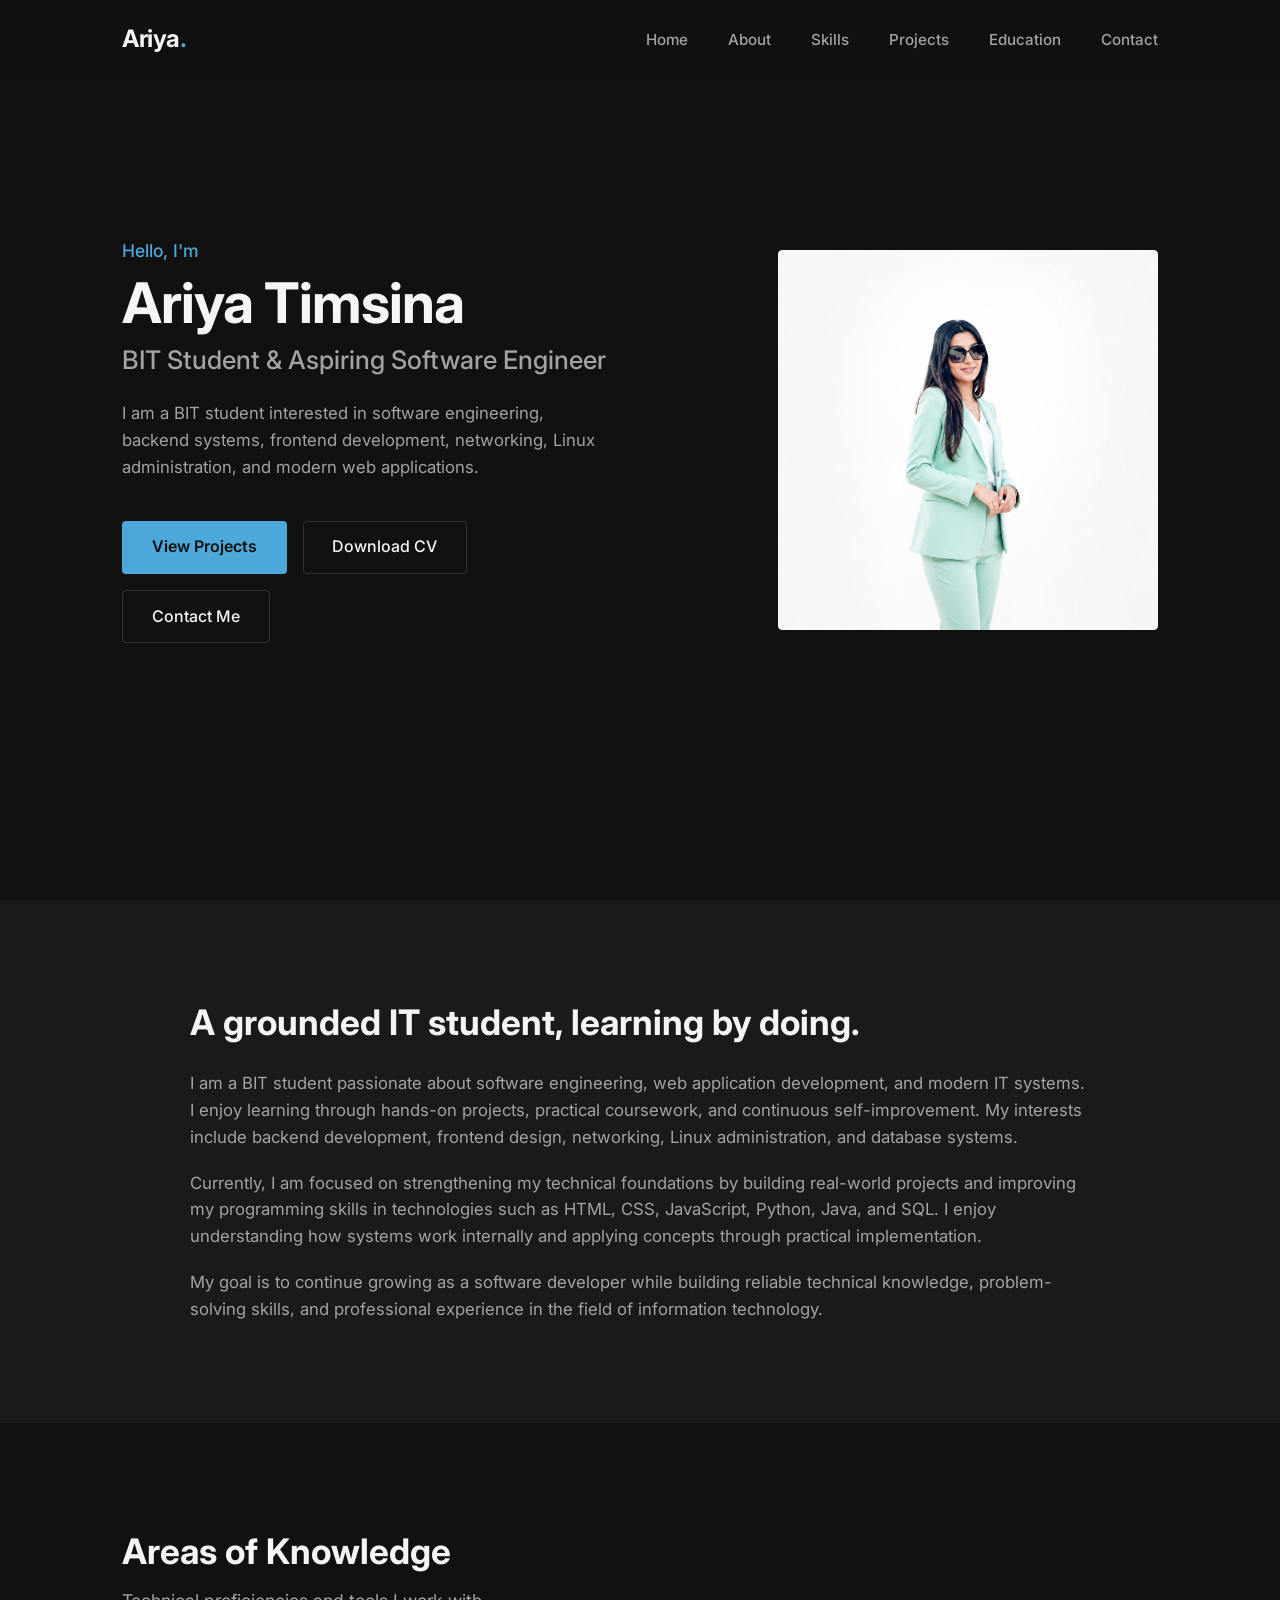
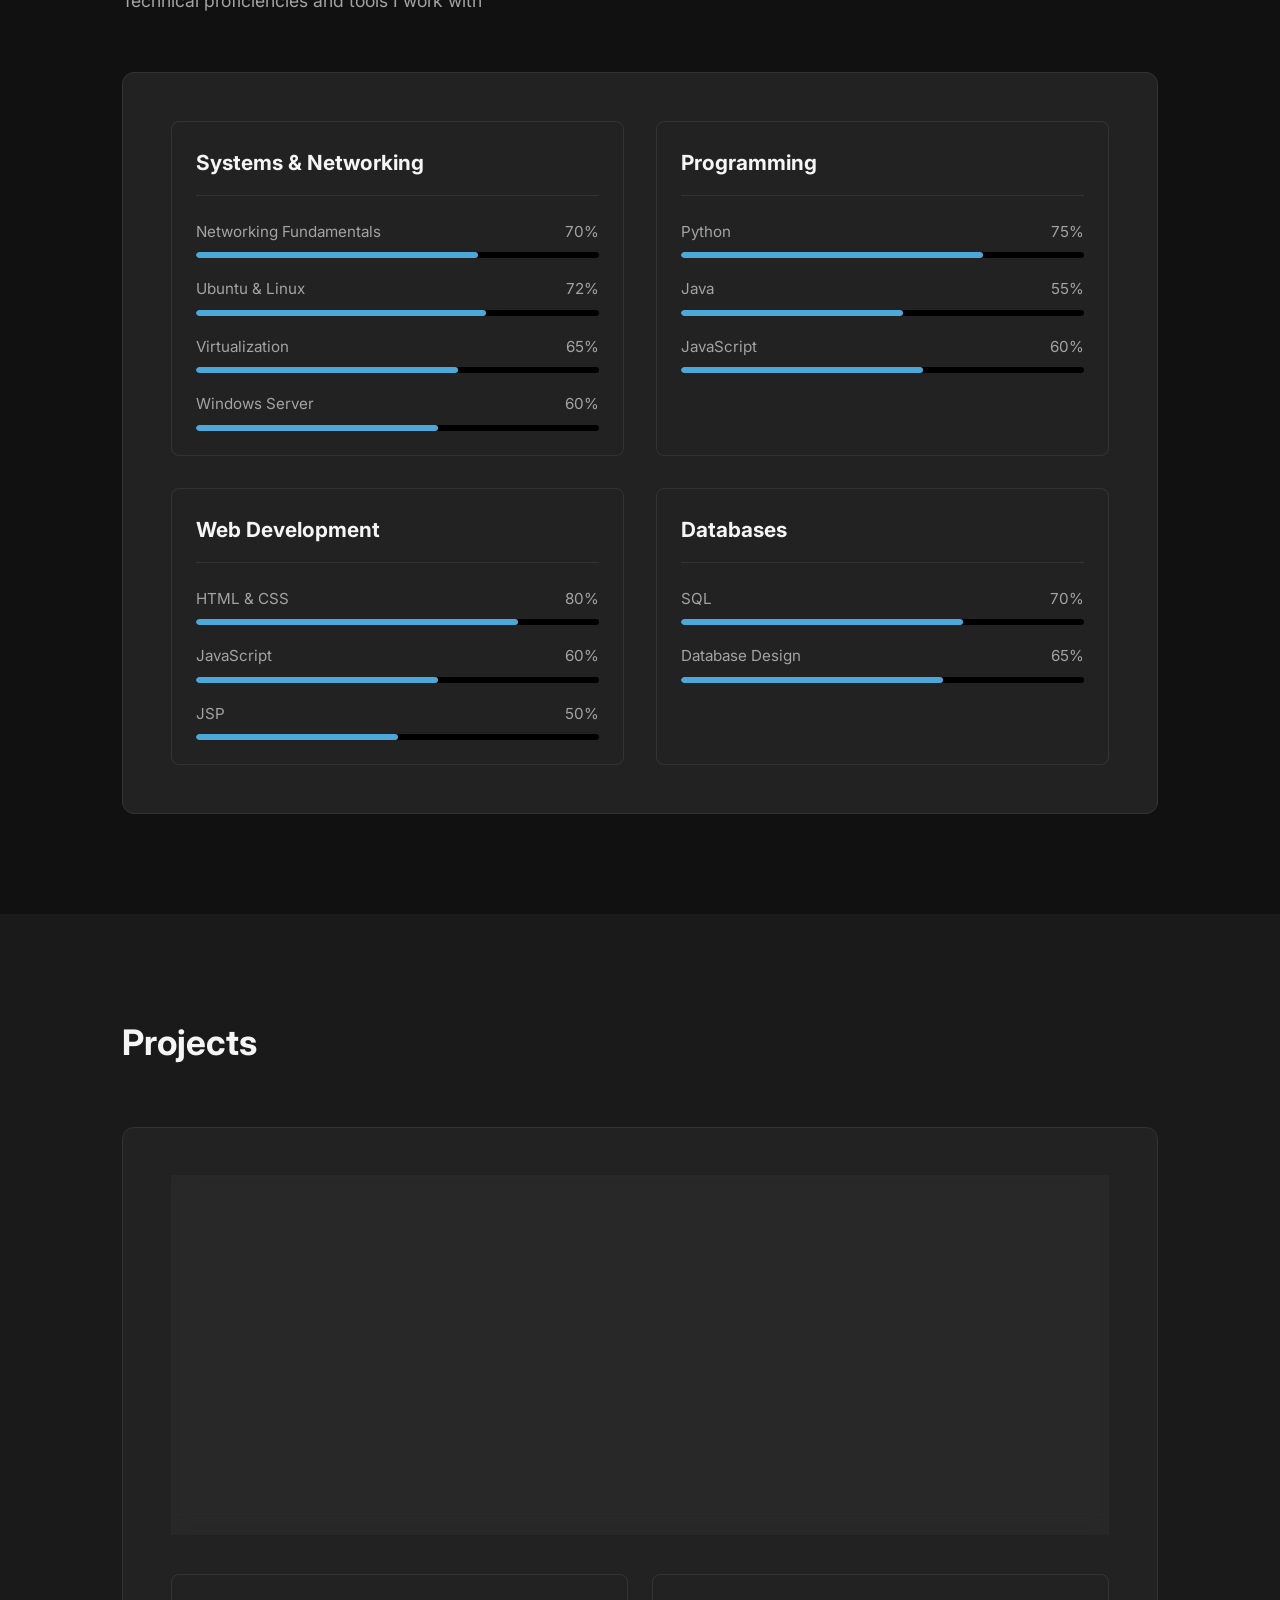
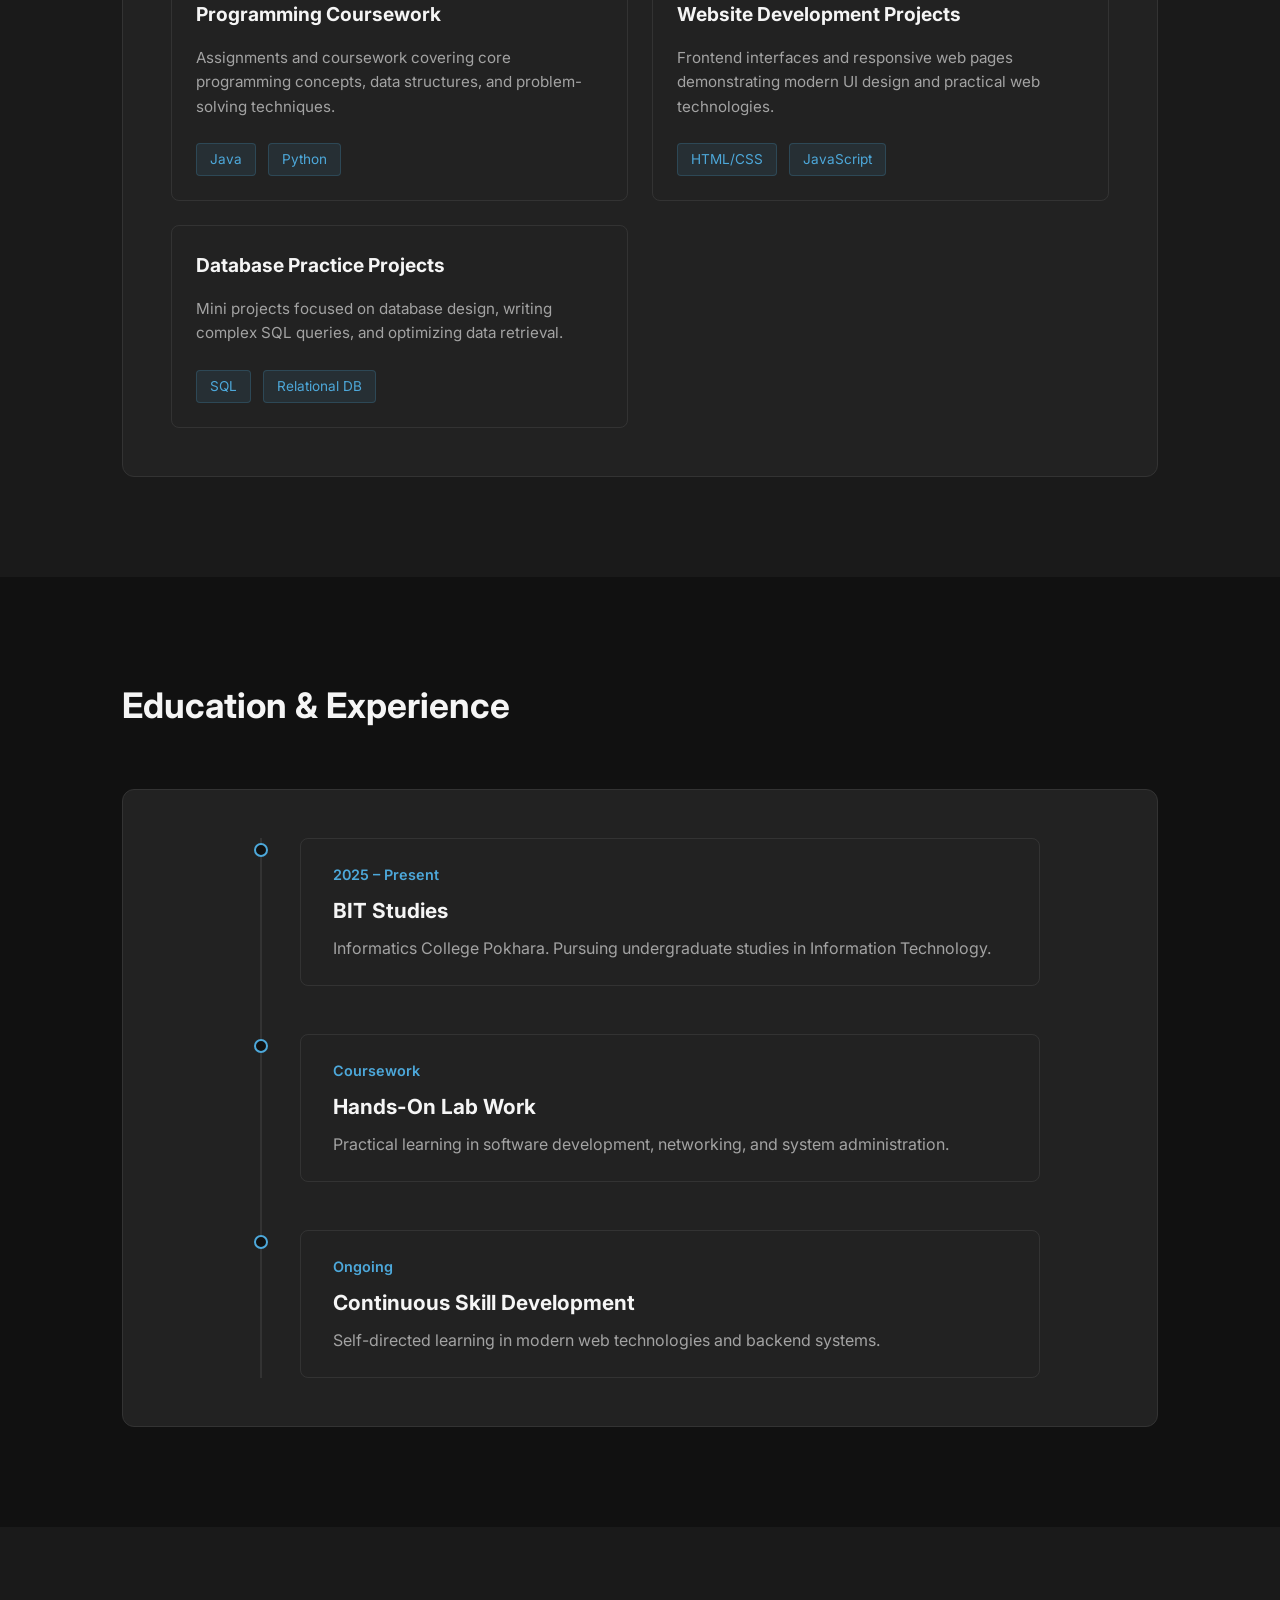
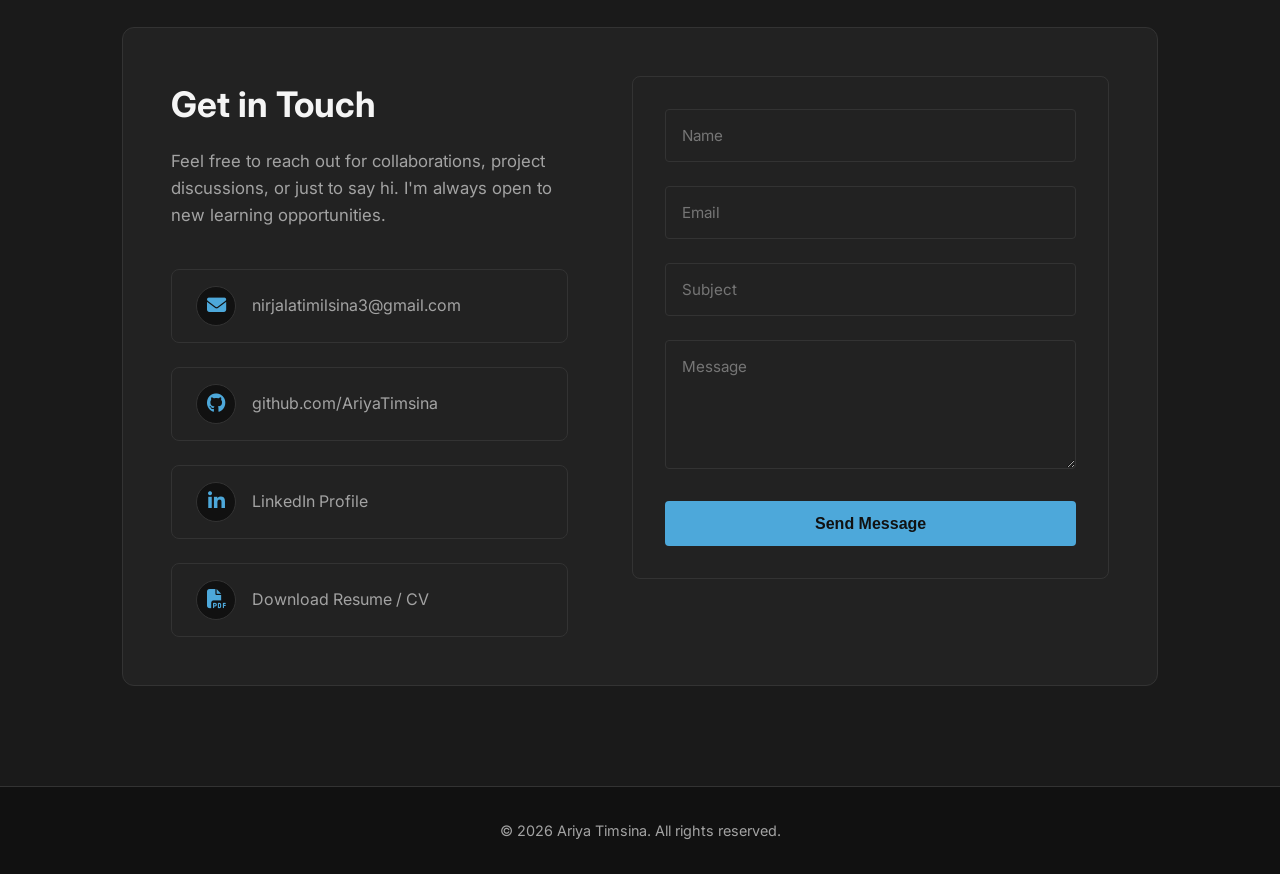
<file: index.html>
<!DOCTYPE html>
<html lang="en">

<head>
    <meta charset="UTF-8">
    <meta name="viewport" content="width=device-width, initial-scale=1.0">
    <title>Ariya Timsina | IT Student Portfolio</title>

    <!-- Fonts -->
    <link rel="preconnect" href="https://fonts.googleapis.com">
    <link rel="preconnect" href="https://fonts.gstatic.com" crossorigin>
    <link href="https://fonts.googleapis.com/css2?family=Inter:wght@300;400;500;600;700&display=swap" rel="stylesheet">

    <!-- Icons -->
    <link rel="stylesheet" href="https://cdnjs.cloudflare.com/ajax/libs/font-awesome/6.4.0/css/all.min.css">

    <!-- Styles -->
    <link rel="stylesheet" href="styles/main.css">

    <!-- Scripts -->
    <script src="js/components.js" defer></script>
</head>

<body>

    <!-- Navigation -->
    <nav id="navbar">
        <div class="nav-container container">
            <a href="#home" class="logo">Ariya<span>.</span></a>
            <ul class="nav-links">
                <li><a href="#home">Home</a></li>
                <li><a href="#about">About</a></li>
                <li><a href="#skills">Skills</a></li>
                <li><a href="#projects">Projects</a></li>
                <li><a href="#education">Education</a></li>
                <li><a href="#contact">Contact</a></li>
            </ul>
            <div class="hamburger">
                <i class="fas fa-bars"></i>
            </div>
        </div>
    </nav>

    <!-- Mobile Menu -->
    <div class="mobile-menu">
        <ul>
            <li><a href="#home">Home</a></li>
            <li><a href="#about">About</a></li>
            <li><a href="#skills">Skills</a></li>
            <li><a href="#projects">Projects</a></li>
            <li><a href="#education">Education</a></li>
            <li><a href="#contact">Contact</a></li>
        </ul>
    </div>

    <main>
        <!-- Hero Section -->
        <section id="home" class="hero">
            <div class="container hero-container">
                <div class="hero-content fade-in-up">
                    <p class="greeting">Hello, I'm</p>
                    <h1 class="name">Ariya Timsina</h1>
                    <h2 class="headline">BIT Student & Aspiring Software Engineer</h2>
                    <p class="description">
                        I am a BIT student interested in software engineering, backend systems, frontend development,
                        networking, Linux administration, and modern web applications.
                    </p>
                    <div class="hero-buttons">
                        <a href="#projects" class="btn btn-primary">View Projects</a>
                        <a href="assets/cv.pdf" class="btn btn-outline" target="_blank">Download CV</a>
                        <a href="#contact" class="btn btn-outline">Contact Me</a>
                    </div>
                </div>
                <div class="hero-image fade-in-up" style="animation-delay: 0.2s;">
                    <div class="image-wrapper">
                        <img src="assets/portfolio pp.jpeg" alt="Ariya Timsina">
                    </div>
                </div>
            </div>
        </section>

        <!-- About Section -->
        <section id="about" class="about bg-secondary">
            <div class="container">
                <div class="about-grid">
                    <div class="about-content fade-in-up">
                        <h2 class="section-title">A grounded IT student, learning by doing.</h2>
                        <div class="about-text">
                            <p>I am a BIT student passionate about software engineering, web application development,
                                and modern IT systems. I enjoy learning through hands-on projects, practical coursework,
                                and continuous self-improvement. My interests include backend development, frontend
                                design, networking, Linux administration, and database systems.</p>
                            <p>Currently, I am focused on strengthening my technical foundations by building real-world
                                projects and improving my programming skills in technologies such as HTML, CSS,
                                JavaScript, Python, Java, and SQL. I enjoy understanding how systems work internally and
                                applying concepts through practical implementation.</p>
                            <p>My goal is to continue growing as a software developer while building reliable technical
                                knowledge, problem-solving skills, and professional experience in the field of
                                information technology.</p>
                        </div>
                    </div>
                </div>
            </div>
        </section>

        <!-- Skills Section -->
        <section id="skills" class="skills">
            <div class="container">
                <div class="section-header fade-in-up">
                    <h2 class="section-title">Areas of Knowledge</h2>
                    <p class="section-subtitle">Technical proficiencies and tools I work with</p>
                </div>

                <div class="section-box fade-in-up">
                <div class="skills-grid">

                    <!-- Category 1 -->
                    <div class="skill-category-card fade-in-up">
                        <h3>Systems & Networking</h3>
                        <div class="skill-bars">
                            <div class="skill-bar-item">
                                <div class="skill-info">
                                    <span>Networking Fundamentals</span>
                                    <span>70%</span>
                                </div>
                                <div class="progress-line"><span style="width: 70%;"></span></div>
                            </div>
                            <div class="skill-bar-item">
                                <div class="skill-info">
                                    <span>Ubuntu & Linux</span>
                                    <span>72%</span>
                                </div>
                                <div class="progress-line"><span style="width: 72%;"></span></div>
                            </div>
                            <div class="skill-bar-item">
                                <div class="skill-info">
                                    <span>Virtualization</span>
                                    <span>65%</span>
                                </div>
                                <div class="progress-line"><span style="width: 65%;"></span></div>
                            </div>
                            <div class="skill-bar-item">
                                <div class="skill-info">
                                    <span>Windows Server</span>
                                    <span>60%</span>
                                </div>
                                <div class="progress-line"><span style="width: 60%;"></span></div>
                            </div>
                        </div>
                    </div>

                    <!-- Category 2 -->
                    <div class="skill-category-card fade-in-up" style="animation-delay: 0.1s;">
                        <h3>Programming</h3>
                        <div class="skill-bars">
                            <div class="skill-bar-item">
                                <div class="skill-info">
                                    <span>Python</span>
                                    <span>75%</span>
                                </div>
                                <div class="progress-line"><span style="width: 75%;"></span></div>
                            </div>
                            <div class="skill-bar-item">
                                <div class="skill-info">
                                    <span>Java</span>
                                    <span>55%</span>
                                </div>
                                <div class="progress-line"><span style="width: 55%;"></span></div>
                            </div>
                            <div class="skill-bar-item">
                                <div class="skill-info">
                                    <span>JavaScript</span>
                                    <span>60%</span>
                                </div>
                                <div class="progress-line"><span style="width: 60%;"></span></div>
                            </div>
                        </div>
                    </div>

                    <!-- Category 3 -->
                    <div class="skill-category-card fade-in-up" style="animation-delay: 0.2s;">
                        <h3>Web Development</h3>
                        <div class="skill-bars">
                            <div class="skill-bar-item">
                                <div class="skill-info">
                                    <span>HTML & CSS</span>
                                    <span>80%</span>
                                </div>
                                <div class="progress-line"><span style="width: 80%;"></span></div>
                            </div>
                            <div class="skill-bar-item">
                                <div class="skill-info">
                                    <span>JavaScript</span>
                                    <span>60%</span>
                                </div>
                                <div class="progress-line"><span style="width: 60%;"></span></div>
                            </div>
                            <div class="skill-bar-item">
                                <div class="skill-info">
                                    <span>JSP</span>
                                    <span>50%</span>
                                </div>
                                <div class="progress-line"><span style="width: 50%;"></span></div>
                            </div>
                        </div>
                    </div>

                    <!-- Category 4 -->
                    <div class="skill-category-card fade-in-up" style="animation-delay: 0.3s;">
                        <h3>Databases</h3>
                        <div class="skill-bars">
                            <div class="skill-bar-item">
                                <div class="skill-info">
                                    <span>SQL</span>
                                    <span>70%</span>
                                </div>
                                <div class="progress-line"><span style="width: 70%;"></span></div>
                            </div>
                            <div class="skill-bar-item">
                                <div class="skill-info">
                                    <span>Database Design</span>
                                    <span>65%</span>
                                </div>
                                <div class="progress-line"><span style="width: 65%;"></span></div>
                            </div>
                        </div>
                    </div>

                </div>
                </div>
            </div>
        </section>

        <!-- Projects Section -->
        <section id="projects" class="projects bg-secondary">
            <div class="container">
                <div class="section-header fade-in-up">
                    <h2 class="section-title">Projects</h2>
                </div>

                <div class="section-box fade-in-up">
                <!-- Featured Project -->
                <div class="featured-project fade-in-up">
                    <div class="featured-content">
                        <h3>Marble Maze IoT Project</h3>
                        <p class="featured-desc">
                            An Arduino-based IoT coursework project integrating hardware sensors and embedded
                            programming to control a physical marble maze system.
                        </p>
                        <div class="project-tags">
                            <span>Arduino</span>
                            <span>IoT</span>
                            <span>C++</span>
                            <span>Hardware Integration</span>
                        </div>
                        <div class="project-links">
                            <a href="#" class="btn btn-primary"><i class="fab fa-github"></i> View Code</a>
                        </div>
                    </div>
                </div>

                <!-- Additional Projects Grid -->
                <div class="other-projects-grid">

                    <div class="project-card fade-in-up">
                        <h4>Programming Coursework</h4>
                        <p class="project-desc">Assignments and coursework covering core programming concepts, data
                            structures, and problem-solving techniques.</p>
                        <div class="project-tags">
                            <span>Java</span>
                            <span>Python</span>
                        </div>
                    </div>

                    <div class="project-card fade-in-up" style="animation-delay: 0.1s;">
                        <h4>Website Development Projects</h4>
                        <p class="project-desc">Frontend interfaces and responsive web pages demonstrating modern UI
                            design and practical web technologies.</p>
                        <div class="project-tags">
                            <span>HTML/CSS</span>
                            <span>JavaScript</span>
                        </div>
                    </div>

                    <div class="project-card fade-in-up" style="animation-delay: 0.2s;">
                        <h4>Database Practice Projects</h4>
                        <p class="project-desc">Mini projects focused on database design, writing complex SQL queries,
                            and optimizing data retrieval.</p>
                        <div class="project-tags">
                            <span>SQL</span>
                            <span>Relational DB</span>
                        </div>
                    </div>

                </div>
                </div>
            </div>
        </section>

        <!-- Education Section -->
        <section id="education" class="education">
            <div class="container">
                <div class="section-header fade-in-up">
                    <h2 class="section-title">Education & Experience</h2>
                </div>

                <div class="section-box fade-in-up">
                <div class="timeline">
                    <!-- Item 1 -->
                    <div class="timeline-item fade-in-up">
                        <div class="timeline-dot"></div>
                        <div class="timeline-content">
                            <h3 class="timeline-date">2025 – Present</h3>
                            <h4 class="timeline-title">BIT Studies</h4>
                            <p class="timeline-desc">Informatics College Pokhara. Pursuing undergraduate studies in
                                Information Technology.</p>
                        </div>
                    </div>

                    <!-- Item 2 -->
                    <div class="timeline-item fade-in-up" style="animation-delay: 0.1s;">
                        <div class="timeline-dot"></div>
                        <div class="timeline-content">
                            <h3 class="timeline-date">Coursework</h3>
                            <h4 class="timeline-title">Hands-On Lab Work</h4>
                            <p class="timeline-desc">Practical learning in software development, networking, and system
                                administration.</p>
                        </div>
                    </div>

                    <!-- Item 3 -->
                    <div class="timeline-item fade-in-up" style="animation-delay: 0.2s;">
                        <div class="timeline-dot"></div>
                        <div class="timeline-content">
                            <h3 class="timeline-date">Ongoing</h3>
                            <h4 class="timeline-title">Continuous Skill Development</h4>
                            <p class="timeline-desc">Self-directed learning in modern web technologies and backend
                                systems.</p>
                        </div>
                    </div>
                </div>
                </div>
            </div>
        </section>

        <!-- Contact Section -->
        <section id="contact" class="contact bg-secondary">
            <div class="container">
                <div class="section-box fade-in-up">
                <div class="contact-grid">

                    <div class="contact-info fade-in-up">
                        <h2 class="section-title">Get in Touch</h2>
                        <p class="contact-text">Feel free to reach out for collaborations, project discussions, or just
                            to say hi. I'm always open to new learning opportunities.</p>

                        <div class="contact-details">
                            <a href="mailto:nirjalatimilsina3@gmail.com" class="contact-item">
                                <div class="contact-icon"><i class="fas fa-envelope"></i></div>
                                <span>nirjalatimilsina3@gmail.com</span>
                            </a>
                            <a href="https://github.com/AriyaTimsina" class="contact-item" target="_blank">
                                <div class="contact-icon"><i class="fab fa-github"></i></div>
                                <span>github.com/AriyaTimsina</span>
                            </a>
                            <a href="https://www.linkedin.com/in/ariya-timsina-24344a402/" class="contact-item"
                                target="_blank">
                                <div class="contact-icon"><i class="fab fa-linkedin-in"></i></div>
                                <span>LinkedIn Profile</span>
                            </a>
                            <a href="assets/cv.pdf" class="contact-item" target="_blank">
                                <div class="contact-icon"><i class="fas fa-file-pdf"></i></div>
                                <span>Download Resume / CV</span>
                            </a>
                        </div>
                    </div>

                    <div class="contact-form-wrapper fade-in-up" style="animation-delay: 0.2s;">
                        <form class="contact-form">
                            <div class="form-group">
                                <input type="text" placeholder="Name" required>
                            </div>
                            <div class="form-group">
                                <input type="email" placeholder="Email" required>
                            </div>
                            <div class="form-group">
                                <input type="text" placeholder="Subject" required>
                            </div>
                            <div class="form-group">
                                <textarea placeholder="Message" rows="5" required></textarea>
                            </div>
                            <button type="submit" class="btn btn-primary" style="width: 100%;">Send Message</button>
                        </form>
                    </div>

                </div>
                </div>
            </div>
        </section>
    </main>

    <footer>
        <div class="container">
            <p>&copy; 2026 Ariya Timsina. All rights reserved.</p>
        </div>
    </footer>

</body>

</html>
</file>
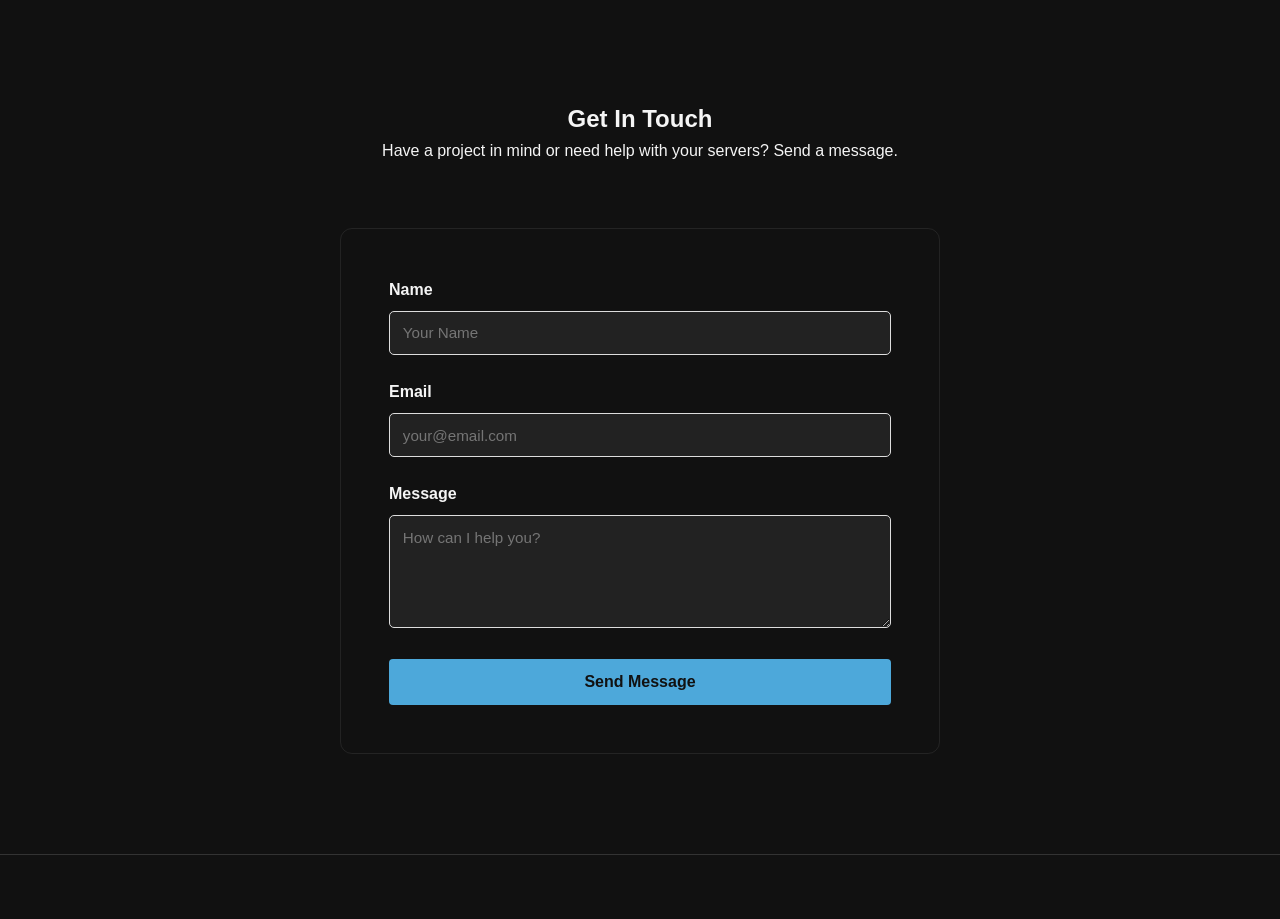
<file: contact.html>
<!DOCTYPE html>
<html lang="en">
<head>
    <meta charset="UTF-8">
    <meta name="viewport" content="width=device-width, initial-scale=1.0">
    <title>Contact | Hire Me</title>
    <meta name="description" content="Get in touch for System Administration or Server Management inquiries.">
    <link rel="stylesheet" href="styles/main.css">
    <script src="js/components.js" defer></script>
    <style>
        .contact-form {
            background: var(--light-gray);
            padding: 3rem;
            border-radius: 12px;
            max-width: 600px;
            margin: 0 auto;
        }
        .form-group {
            margin-bottom: 1.5rem;
        }
        .form-group label {
            display: block;
            margin-bottom: 0.5rem;
            font-weight: bold;
        }
        .form-group input, .form-group textarea {
            width: 100%;
            padding: 0.8rem;
            border: 1px solid #ddd;
            border-radius: 5px;
            font-family: inherit;
        }
    </style>
</head>
<body>

    <header></header>

    <main>
        <section>
            <div class="container">
                <div style="text-align: center; margin-bottom: 4rem;">
                    <h2>Get In Touch</h2>
                    <p>Have a project in mind or need help with your servers? Send a message.</p>
                </div>

                <div class="contact-form">
                    <form action="#" method="POST">
                        <div class="form-group">
                            <label>Name</label>
                            <input type="text" placeholder="Your Name" required>
                        </div>
                        <div class="form-group">
                            <label>Email</label>
                            <input type="email" placeholder="your@email.com" required>
                        </div>
                        <div class="form-group">
                            <label>Message</label>
                            <textarea rows="5" placeholder="How can I help you?"></textarea>
                        </div>
                        <button type="submit" class="btn btn-primary" style="width: 100%;">Send Message</button>
                    </form>
                </div>
            </div>
        </section>
    </main>

    <footer></footer>

</body>
</html>
</file>
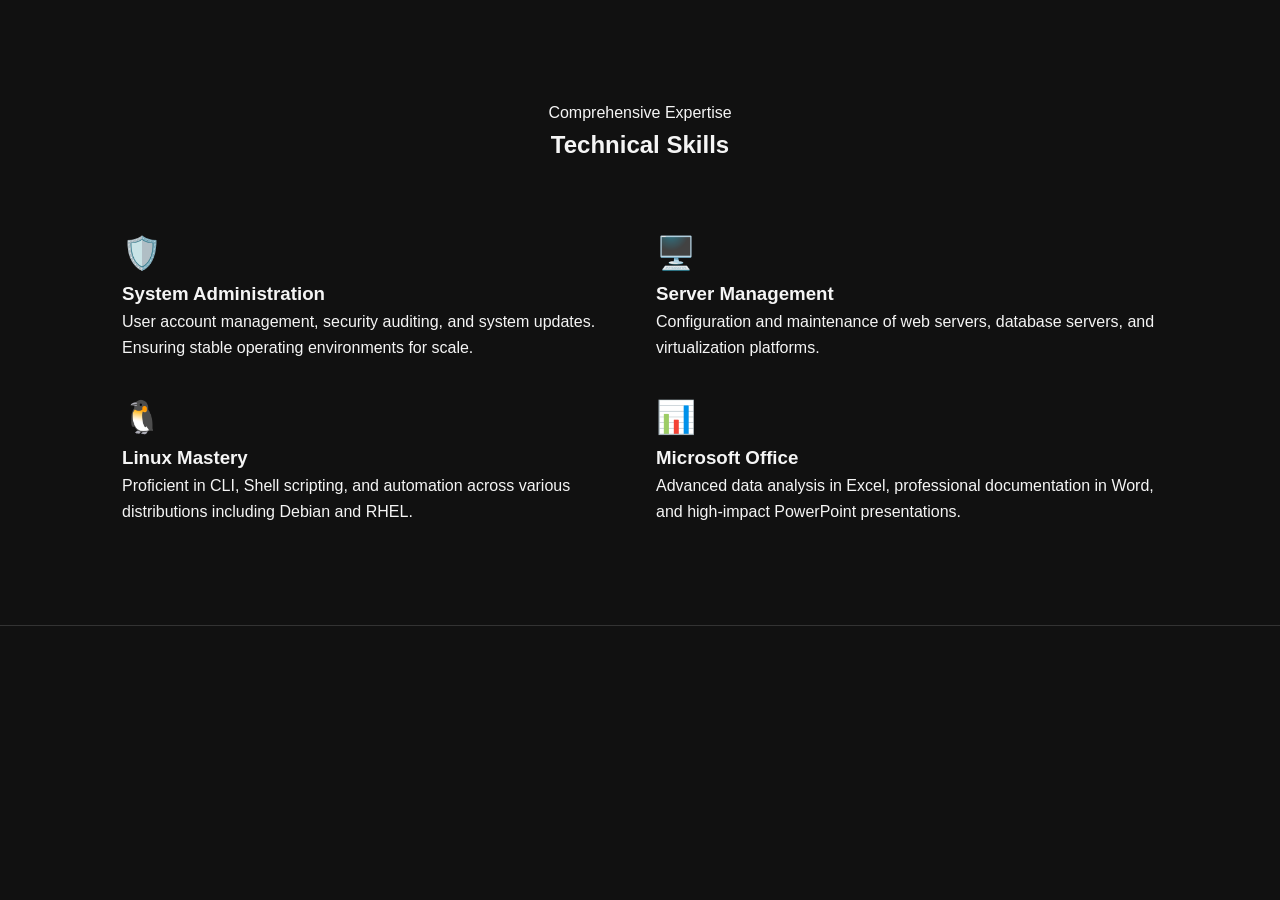
<file: skills.html>
<!DOCTYPE html>
<html lang="en">
<head>
    <meta charset="UTF-8">
    <meta name="viewport" content="width=device-width, initial-scale=1.0">
    <title>Skills & Expertise | System Administration</title>
    <meta name="description" content="Detailed skills in Linux, Server Management, and System Administration.">
    <link rel="stylesheet" href="styles/main.css">
    <script src="js/components.js" defer></script>
</head>
<body>

    <header></header>

    <main>
        <section>
            <div class="container">
                <div style="text-align: center; margin-bottom: 4rem;">
                    <span class="hero-badge">Comprehensive Expertise</span>
                    <h2>Technical Skills</h2>
                </div>

                <div class="skills-grid">
                    <div class="skill-card">
                        <div style="font-size: 2rem; color: var(--primary-red);">🛡️</div>
                        <h3>System Administration</h3>
                        <p>User account management, security auditing, and system updates. Ensuring stable operating environments for scale.</p>
                    </div>

                    <div class="skill-card">
                        <div style="font-size: 2rem; color: var(--primary-red);">🖥️</div>
                        <h3>Server Management</h3>
                        <p>Configuration and maintenance of web servers, database servers, and virtualization platforms.</p>
                    </div>

                    <div class="skill-card">
                        <div style="font-size: 2rem; color: var(--primary-red);">🐧</div>
                        <h3>Linux Mastery</h3>
                        <p>Proficient in CLI, Shell scripting, and automation across various distributions including Debian and RHEL.</p>
                    </div>

                    <div class="skill-card">
                        <div style="font-size: 2rem; color: var(--primary-red);">📊</div>
                        <h3>Microsoft Office</h3>
                        <p>Advanced data analysis in Excel, professional documentation in Word, and high-impact PowerPoint presentations.</p>
                    </div>
                </div>
            </div>
        </section>
    </main>

    <footer></footer>

</body>
</html>
</file>
<file: styles/main.css>
:root {
    /* Colors matching the dark minimalist reference */
    --bg-main: #111111;
    --bg-secondary: #1a1a1a;
    --bg-card: #222222;
    --bg-glass: rgba(255, 255, 255, 0.03);
    
    --text-main: #f5f5f5;
    --text-muted: #a3a3a3;
    
    --accent-blue: #4da8da;
    --accent-blue-hover: #66bbed;
    --accent-blue-glow: rgba(77, 168, 218, 0.25);
    
    --border-color: #333333;
    --border-glass: rgba(255, 255, 255, 0.08);
    
    /* Typography */
    --font-main: 'Inter', sans-serif;
    
    /* Transitions */
    --transition: all 0.3s ease;
}

* {
    margin: 0;
    padding: 0;
    box-sizing: border-box;
    scroll-behavior: smooth;
}

body {
    font-family: var(--font-main);
    background-color: var(--bg-main);
    color: var(--text-main);
    line-height: 1.6;
    overflow-x: hidden;
}

/* Utilities */
.container {
    max-width: 1100px;
    margin: 0 auto;
    padding: 0 2rem;
}

.bg-secondary {
    background-color: var(--bg-secondary);
}

section {
    padding: 100px 0;
}

.section-header {
    margin-bottom: 3.5rem;
}

.section-title {
    font-size: 2.2rem;
    font-weight: 700;
    color: var(--text-main);
    margin-bottom: 0.5rem;
}

.section-box {
    background-color: var(--bg-card);
    border: 1px solid var(--border-color);
    border-radius: 12px;
    padding: 3rem;
    transition: var(--transition);
}

.section-box:hover {
    border-color: var(--accent-blue);
    box-shadow: 0 10px 30px rgba(0,0,0,0.3);
    transform: translateY(-5px);
}

.section-subtitle {
    color: var(--text-muted);
    font-size: 1.1rem;
}

a {
    text-decoration: none;
    color: inherit;
    transition: var(--transition);
}

/* Buttons */
.btn {
    display: inline-flex;
    align-items: center;
    justify-content: center;
    gap: 0.5rem;
    padding: 0.8rem 1.8rem;
    border-radius: 4px;
    font-weight: 500;
    font-size: 1rem;
    cursor: pointer;
    transition: var(--transition);
    border: 1px solid transparent;
}

.btn-primary {
    background-color: var(--accent-blue);
    color: #111;
    font-weight: 600;
}

.btn-primary:hover {
    background-color: var(--accent-blue-hover);
    transform: translateY(-2px);
    box-shadow: 0 4px 15px var(--accent-blue-glow);
}

.btn-outline {
    background-color: transparent;
    border-color: var(--border-color);
    color: var(--text-main);
}

.btn-outline:hover {
    border-color: var(--accent-blue);
    color: var(--accent-blue);
    transform: translateY(-2px);
}

/* Navigation */
nav {
    position: fixed;
    top: 0;
    width: 100%;
    height: 80px;
    background-color: rgba(17, 17, 17, 0.9);
    backdrop-filter: blur(12px);
    border-bottom: 1px solid transparent;
    z-index: 1000;
    transition: var(--transition);
}

nav.scrolled {
    height: 70px;
    border-bottom: 1px solid var(--border-color);
    box-shadow: 0 4px 20px rgba(0,0,0,0.2);
}

.nav-container {
    display: flex;
    justify-content: space-between;
    align-items: center;
    height: 100%;
}

.logo {
    font-size: 1.5rem;
    font-weight: 700;
    letter-spacing: -0.5px;
}

.logo span {
    color: var(--accent-blue);
}

.nav-links {
    display: flex;
    list-style: none;
    gap: 2.5rem;
}

.nav-links a {
    font-size: 0.95rem;
    font-weight: 500;
    color: var(--text-muted);
    position: relative;
    padding: 0.5rem 0;
}

.nav-links a:hover {
    color: var(--text-main);
}

.nav-links a::after {
    content: '';
    position: absolute;
    bottom: 0;
    left: 0;
    width: 0;
    height: 2px;
    background-color: var(--accent-blue);
    transition: var(--transition);
}

.nav-links a:hover::after {
    width: 100%;
}

.hamburger {
    display: none;
    font-size: 1.5rem;
    cursor: pointer;
    color: var(--text-main);
}

/* Mobile Menu */
.mobile-menu {
    position: fixed;
    top: 80px;
    left: 0;
    width: 100%;
    background-color: var(--bg-secondary);
    border-bottom: 1px solid var(--border-color);
    transform: translateY(-150%);
    transition: transform 0.4s ease;
    z-index: 999;
}

.mobile-menu.active {
    transform: translateY(0);
}

.mobile-menu ul {
    list-style: none;
    padding: 2rem;
    text-align: center;
}

.mobile-menu li {
    margin-bottom: 1.5rem;
}

.mobile-menu a {
    font-size: 1.1rem;
    font-weight: 500;
}

/* Hero Section */
.hero {
    min-height: 100vh;
    display: flex;
    align-items: center;
    padding-top: 80px;
}

.hero-container {
    display: grid;
    grid-template-columns: 1fr 1fr;
    gap: 4rem;
    align-items: center;
}

.hero-content .greeting {
    font-size: 1.1rem;
    color: var(--accent-blue);
    font-weight: 500;
    margin-bottom: 0.5rem;
}

.hero-content .name {
    font-size: 3.5rem;
    font-weight: 700;
    margin-bottom: 0.5rem;
    line-height: 1.1;
    letter-spacing: -1px;
}

.hero-content .headline {
    font-size: 1.6rem;
    font-weight: 500;
    color: var(--text-muted);
    margin-bottom: 1.5rem;
    line-height: 1.3;
}

.hero-content .description {
    font-size: 1.05rem;
    color: var(--text-muted);
    margin-bottom: 2.5rem;
    max-width: 500px;
}

.hero-buttons {
    display: flex;
    gap: 1rem;
    flex-wrap: wrap;
}

.hero-image {
    display: flex;
    justify-content: flex-end;
}

.hero-image .image-wrapper {
    width: 100%;
    max-width: 380px;
    aspect-ratio: 1;
    border-radius: 4px;
    overflow: hidden;
    position: relative;
}

.hero-image .image-wrapper::after {
    content: '';
    position: absolute;
    inset: 0;
    border: 2px solid var(--border-color);
    border-radius: 4px;
    transform: translate(15px, 15px);
    z-index: -1;
    transition: var(--transition);
}

.hero-image:hover .image-wrapper::after {
    transform: translate(10px, 10px);
    border-color: var(--accent-blue);
}

.image-wrapper img {
    width: 100%;
    height: 100%;
    object-fit: cover;
    border-radius: 4px;
    background-color: var(--bg-card);
}

/* About Section */
.about-grid {
    max-width: 900px;
    margin: 0 auto;
}

.about-image-wrapper {
    position: relative;
    border-radius: 4px;
    overflow: hidden;
    aspect-ratio: 4/5;
}

.about-image-wrapper img {
    width: 100%;
    height: 100%;
    object-fit: cover;
    filter: grayscale(20%);
    transition: var(--transition);
}

.about-image-wrapper:hover img {
    filter: grayscale(0%);
}

.about-content .section-title {
    margin-bottom: 1.5rem;
    line-height: 1.3;
}

.about-text p {
    font-size: 1.05rem;
    color: var(--text-muted);
    margin-bottom: 1.2rem;
}

.about-text p:last-child {
    margin-bottom: 0;
}

/* Skills Section */
.skills-grid {
    display: grid;
    grid-template-columns: repeat(auto-fit, minmax(400px, 1fr));
    gap: 2rem;
}

.skill-category-card {
    background-color: transparent;
    border: 1px solid var(--border-glass);
    border-radius: 8px;
    padding: 1.5rem;
    transition: var(--transition);
}

.skill-category-card:hover {
    border-color: var(--border-color);
    background-color: rgba(255, 255, 255, 0.02);
}

.skill-category-card h3 {
    font-size: 1.3rem;
    margin-bottom: 1.5rem;
    color: var(--text-main);
    border-bottom: 1px solid var(--border-color);
    padding-bottom: 1rem;
}

.skill-bars {
    display: flex;
    flex-direction: column;
    gap: 1.2rem;
}

.skill-info {
    display: flex;
    justify-content: space-between;
    margin-bottom: 0.5rem;
    font-size: 0.95rem;
    color: var(--text-muted);
}

.progress-line {
    height: 6px;
    width: 100%;
    background-color: #000;
    border-radius: 10px;
    overflow: hidden;
}

.progress-line span {
    display: block;
    height: 100%;
    background-color: var(--accent-blue);
    border-radius: 10px;
    transition: width 1s ease-out;
}

/* Projects Section */
.featured-project {
    background: var(--bg-glass);
    border: 1px solid var(--border-glass);
    backdrop-filter: blur(10px);
    border-radius: 12px;
    padding: 3rem;
    margin-bottom: 2.5rem;
    transition: var(--transition);
}

.featured-project:hover {
    border-color: var(--border-color);
    box-shadow: 0 10px 30px rgba(0,0,0,0.5);
    transform: translateY(-5px);
}

.featured-content h3 {
    font-size: 1.8rem;
    margin-bottom: 1rem;
    color: var(--text-main);
}

.featured-desc {
    font-size: 1.1rem;
    color: var(--text-muted);
    margin-bottom: 1.5rem;
    max-width: 700px;
}

.project-tags {
    display: flex;
    flex-wrap: wrap;
    gap: 0.8rem;
    margin-bottom: 2rem;
}

.project-tags span {
    font-size: 0.85rem;
    padding: 0.3rem 0.8rem;
    border-radius: 4px;
    background-color: rgba(77, 168, 218, 0.1);
    color: var(--accent-blue);
    border: 1px solid rgba(77, 168, 218, 0.2);
}

.other-projects-grid {
    display: grid;
    grid-template-columns: repeat(auto-fit, minmax(300px, 1fr));
    gap: 1.5rem;
}

.project-card {
    background-color: transparent;
    border: 1px solid var(--border-glass);
    border-radius: 8px;
    padding: 1.5rem;
    transition: var(--transition);
}

.project-card:hover {
    border-color: var(--border-color);
    background-color: rgba(255, 255, 255, 0.02);
}

.project-card h4 {
    font-size: 1.2rem;
    margin-bottom: 1rem;
}

.project-desc {
    color: var(--text-muted);
    font-size: 0.95rem;
    margin-bottom: 1.5rem;
}

.project-card .project-tags {
    margin-bottom: 0;
}

/* Education Section */
.timeline {
    position: relative;
    max-width: 800px;
    margin: 0 auto;
}

.timeline::before {
    content: '';
    position: absolute;
    top: 0;
    left: 20px;
    height: 100%;
    width: 2px;
    background-color: var(--border-color);
}

.timeline-item {
    position: relative;
    padding-left: 60px;
    margin-bottom: 3rem;
}

.timeline-item:last-child {
    margin-bottom: 0;
}

.timeline-dot {
    position: absolute;
    left: 14px;
    top: 5px;
    width: 14px;
    height: 14px;
    background-color: var(--bg-main);
    border: 2px solid var(--accent-blue);
    border-radius: 50%;
    z-index: 1;
}

.timeline-content {
    background-color: transparent;
    border: 1px solid var(--border-glass);
    border-radius: 8px;
    padding: 1.5rem 2rem;
    transition: var(--transition);
}

.timeline-content:hover {
    border-color: var(--border-color);
    background-color: rgba(255, 255, 255, 0.02);
}

.timeline-date {
    font-size: 0.9rem;
    color: var(--accent-blue);
    margin-bottom: 0.5rem;
    font-weight: 600;
}

.timeline-title {
    font-size: 1.3rem;
    margin-bottom: 0.5rem;
}

.timeline-desc {
    color: var(--text-muted);
    font-size: 1rem;
}

/* Contact Section */
.contact-grid {
    display: grid;
    grid-template-columns: 1fr 1.2fr;
    gap: 4rem;
}

.contact-info .section-title {
    margin-bottom: 1rem;
}

.contact-text {
    color: var(--text-muted);
    font-size: 1.05rem;
    margin-bottom: 2.5rem;
}

.contact-details {
    display: flex;
    flex-direction: column;
    gap: 1.5rem;
}

.contact-item {
    display: flex;
    align-items: center;
    gap: 1rem;
    color: var(--text-muted);
    background-color: var(--bg-card);
    border: 1px solid var(--border-color);
    padding: 1rem 1.5rem;
    border-radius: 8px;
    transition: var(--transition);
}

.contact-item:hover {
    color: var(--text-main);
    border-color: var(--accent-blue);
    transform: translateX(5px);
    box-shadow: 0 4px 15px rgba(0,0,0,0.2);
}

.contact-icon {
    display: flex;
    align-items: center;
    justify-content: center;
    width: 40px;
    height: 40px;
    background-color: var(--bg-main);
    border: 1px solid var(--border-color);
    border-radius: 50%;
    font-size: 1.2rem;
    color: var(--accent-blue);
    transition: var(--transition);
}

.contact-item:hover .contact-icon {
    background-color: rgba(77, 168, 218, 0.1);
    border-color: var(--accent-blue);
}

.contact-form {
    background-color: transparent;
    border: 1px solid var(--border-glass);
    padding: 2rem;
    border-radius: 8px;
}

.form-group {
    margin-bottom: 1.5rem;
}

.form-group input,
.form-group textarea {
    width: 100%;
    background-color: var(--bg-card);
    border: 1px solid var(--border-color);
    padding: 1rem;
    border-radius: 4px;
    color: var(--text-main);
    font-family: inherit;
    font-size: 0.95rem;
    transition: var(--transition);
}

.form-group input:focus,
.form-group textarea:focus {
    outline: none;
    border-color: var(--accent-blue);
    box-shadow: 0 0 0 2px var(--accent-blue-glow);
}

.form-group textarea {
    resize: vertical;
}

/* Footer */
footer {
    background-color: var(--bg-main);
    border-top: 1px solid var(--border-color);
    padding: 2rem 0;
    text-align: center;
    color: var(--text-muted);
    font-size: 0.9rem;
}

/* Animations */
.fade-in-up {
    opacity: 0;
    transform: translateY(25px);
    transition: opacity 0.8s ease, transform 0.8s ease;
}

.fade-in-up.visible {
    opacity: 1;
    transform: translateY(0);
}

/* Responsive */
@media (max-width: 992px) {
    .hero-container,
    .about-grid,
    .contact-grid {
        grid-template-columns: 1fr;
    }
    
    .hero-image {
        justify-content: center;
        grid-row: 1; /* Move image to top on mobile */
    }
    
    .hero-content {
        text-align: center;
    }
    
    .hero-content .description {
        margin: 0 auto 2.5rem;
    }
    
    .hero-buttons {
        justify-content: center;
    }
    
    .about-image-wrapper {
        max-width: 400px;
        margin: 0 auto;
    }
    
    .skills-grid {
        grid-template-columns: 1fr;
    }
}

@media (max-width: 768px) {
    .nav-links {
        display: none;
    }
    
    .hamburger {
        display: block;
    }
    
    .hero-content .name {
        font-size: 2.8rem;
    }
    
    .hero-content .headline {
        font-size: 1.3rem;
    }
    
    .timeline::before {
        left: 15px;
    }
    
    .timeline-dot {
        left: 9px;
    }
    
    .timeline-item {
        padding-left: 45px;
    }
}
</file>
